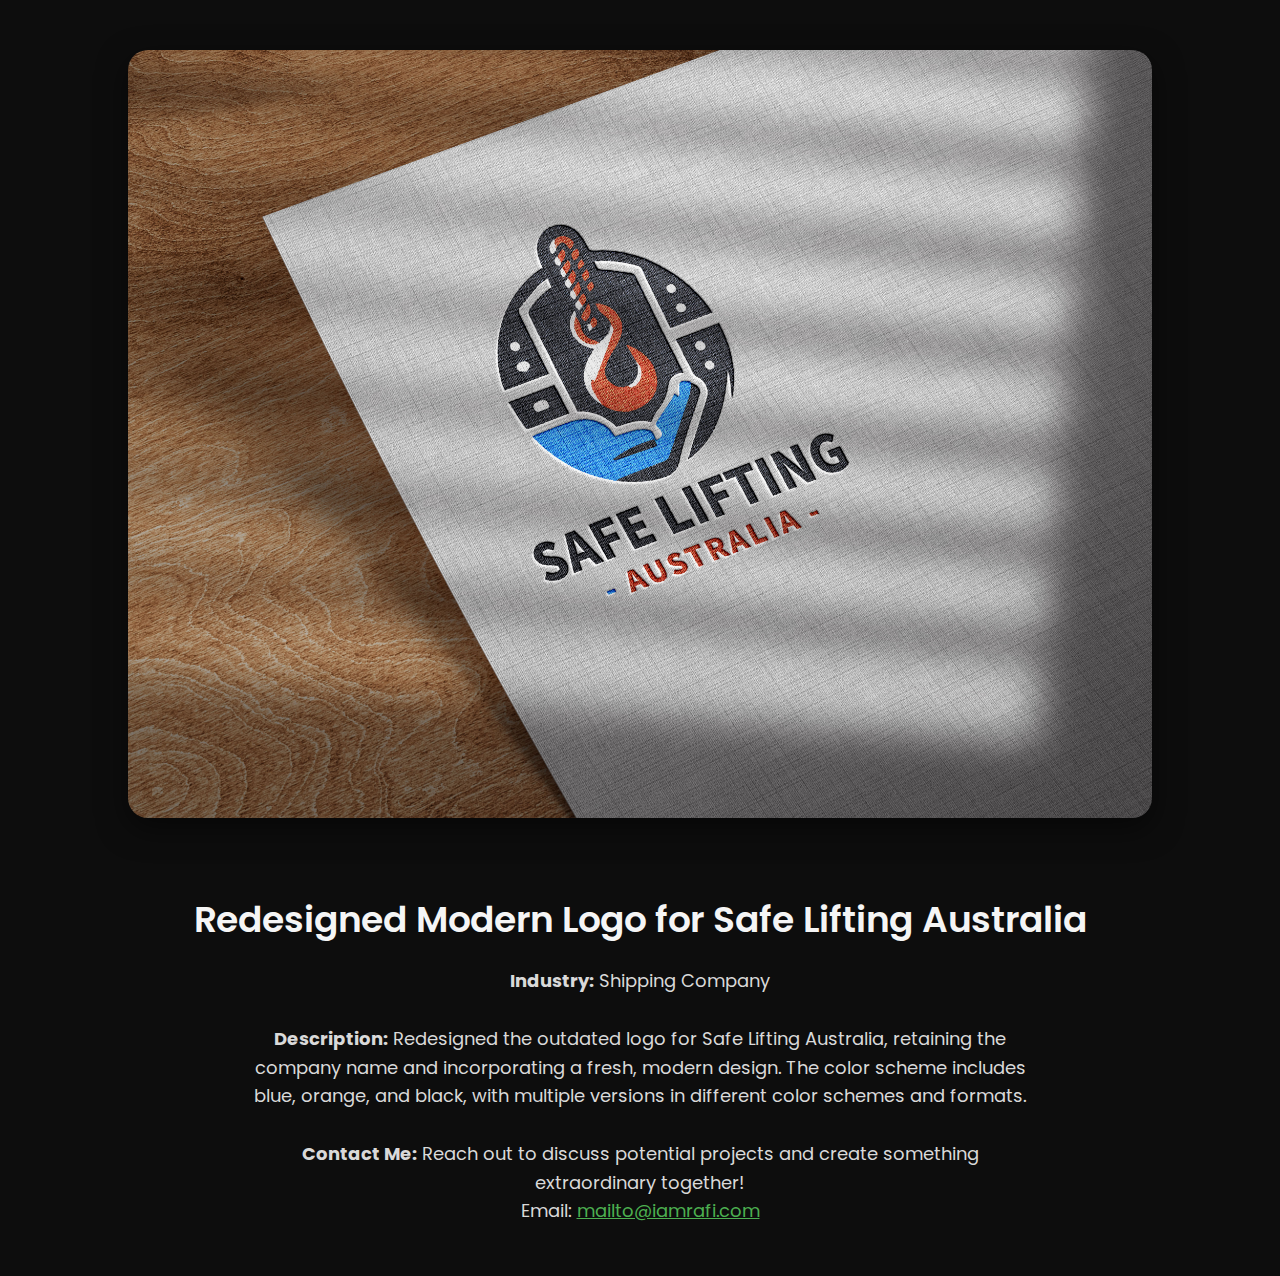
<file: Portfolio/BR-1.html>
<!DOCTYPE html>
<html lang="en">
<head>
    <meta charset="UTF-8">
    <meta name="viewport" content="width=device-width, initial-scale=1.0">
    <title>Ra-Fi</title>
    <!-- Google Font -->
    <link href="https://fonts.googleapis.com/css2?family=Poppins:wght@300;400;600&display=swap" rel="stylesheet">
    <!-- Favicons -->
    <link href="Ra-Fi icon.ico" rel="icon">
    <link href="Ra-Fi icon.ico" rel="apple-touch-icon">
    <style>
        /* Reset and Global Styles */
        body, html {
            margin: 0;
            padding: 0;
            font-family: 'Poppins', sans-serif;
            color: #f0f0f0; /* Lighter shade of white */
            background-color: #0d0d0d; /* Darker shade of black */
            overflow-x: hidden;
        }

        /* Hero Section Styles */
        .hero-section {
            height: auto;
            padding-top: 50px;
            display: flex;
            justify-content: center;
            align-items: center;
            background-color: #0d0d0d;
            position: relative;
        }

        .hero-section img {
            max-width: 80%;
            height: auto;
            border-radius: 20px;
            box-shadow: 0 10px 30px rgba(0, 0, 0, 0.5);
            animation: fadeIn 1.5s ease-in forwards;
        }

        /* Content Section Styles */
        .content-section {
            padding: 50px;
            background-color: #0d0d0d;
            text-align: center;
            animation: fadeIn 1.5s ease-in forwards;
        }

        .content-section h1 {
            font-size: 36px;
            font-weight: 600;
            margin-bottom: 20px;
            color: #f5f5f5;
        }

        .content-section p {
            font-size: 18px;
            line-height: 1.6;
            max-width: 800px;
            margin: 0 auto;
            color: #d9d9d9; /* Lighter shade of white */
        }

        /* Keyframes for fade-in animation */
        @keyframes fadeIn {
            from { opacity: 0; }
            to { opacity: 1; }
        }

        /* Responsive Styles */
        @media (max-width: 768px) {
            .hero-section img {
                max-width: 100%;
            }

            .content-section h1 {
                font-size: 28px;
            }

            .content-section p {
                font-size: 16px;
            }
        }
    </style>
</head>
<body>

    <!-- Hero Section with Image -->
    <div class="hero-section">
        <img src="BR-1.jpg" alt="Hero Image">
    </div>

    <!-- Content Section -->
    <div class="content-section">
        <h1>Redesigned Modern Logo for Safe Lifting Australia</h1>
        <p>
            <strong>Industry:</strong> Shipping Company
            <br><br>
            <strong>Description:</strong> Redesigned the outdated logo for Safe Lifting Australia, retaining the company name and incorporating a fresh, modern design. The color scheme includes blue, orange, and black, with multiple versions in different color schemes and formats.
            <br><br>            
            <strong>Contact Me:</strong> Reach out to discuss potential projects and create something extraordinary together!
            <br>
            Email: <a href="mailto:mailto@iamrafi.com" style="color: #4CAF50;">mailto@iamrafi.com</a>
        </p>
    </div>

</body>
</html>
</file>
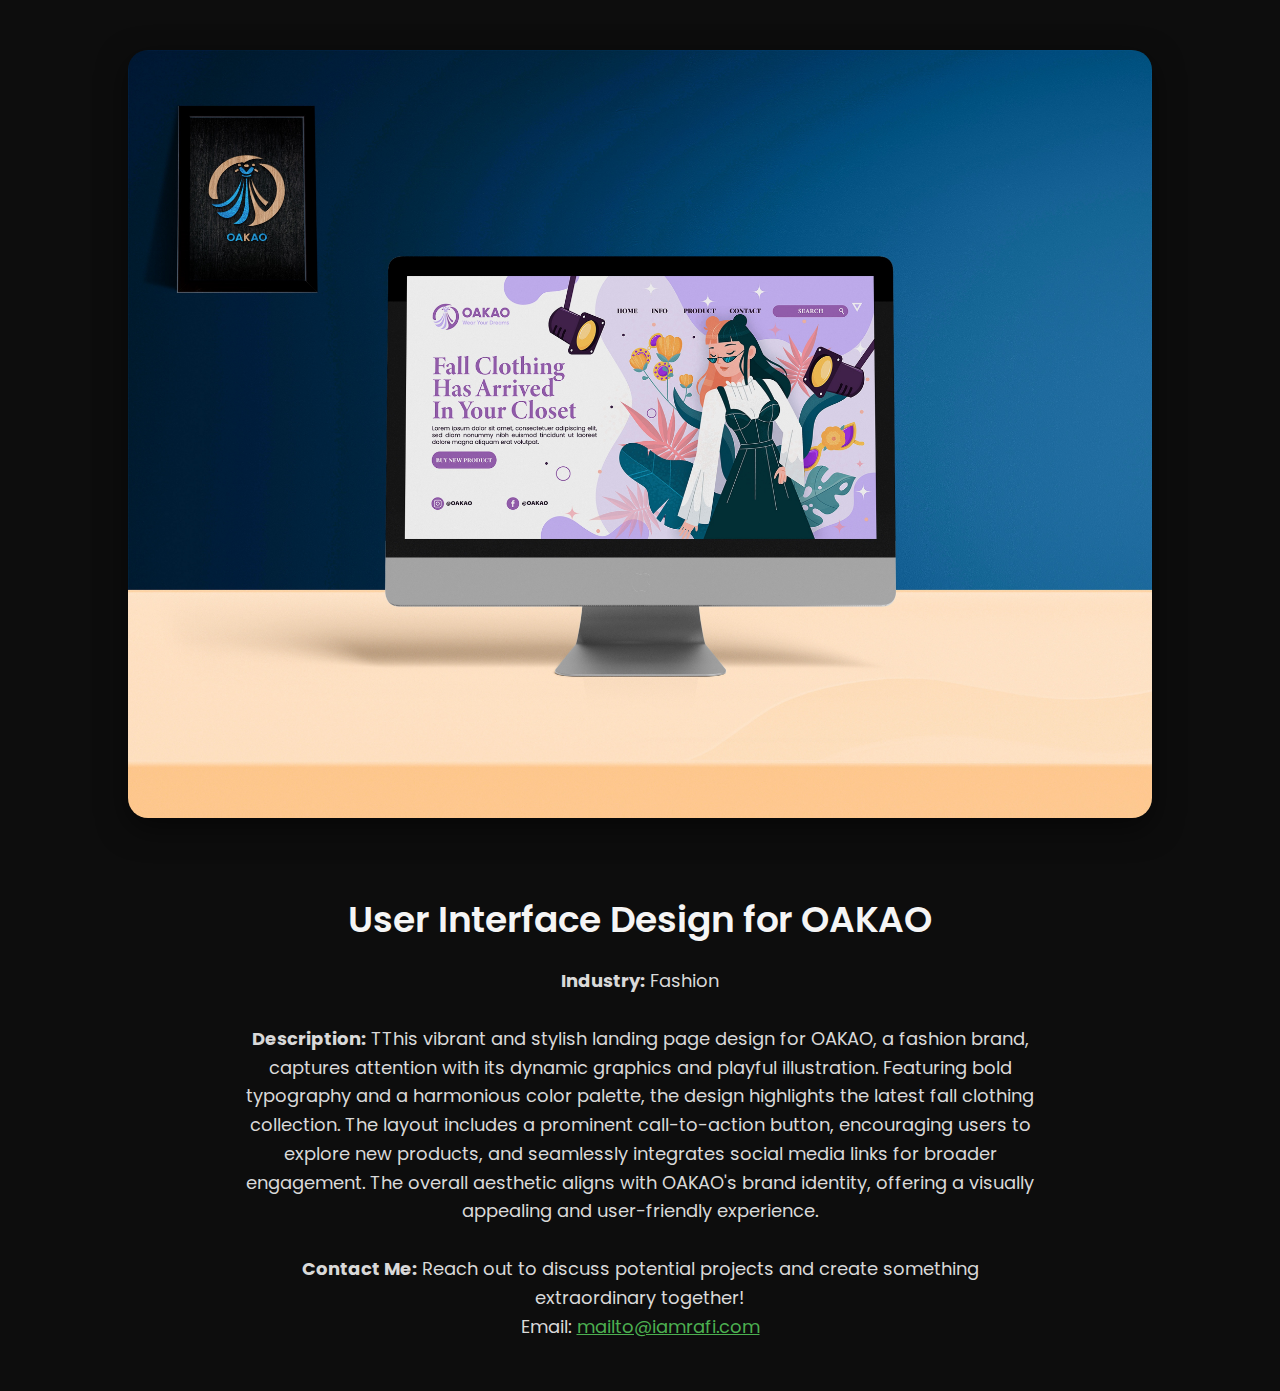
<file: Portfolio/BR-6.html>
<!DOCTYPE html>
<html lang="en">
<head>
    <meta charset="UTF-8">
    <meta name="viewport" content="width=device-width, initial-scale=1.0">
    <title>Ra-Fi</title>
    <!-- Google Font -->
    <link href="https://fonts.googleapis.com/css2?family=Poppins:wght@300;400;600&display=swap" rel="stylesheet">
    <!-- Favicons -->
    <link href="Ra-Fi icon.ico" rel="icon">
    <link href="Ra-Fi icon.ico" rel="apple-touch-icon">
    <style>
        /* Reset and Global Styles */
        body, html {
            margin: 0;
            padding: 0;
            font-family: 'Poppins', sans-serif;
            color: #f0f0f0; /* Lighter shade of white */
            background-color: #0d0d0d; /* Darker shade of black */
            overflow-x: hidden;
        }

        /* Hero Section Styles */
        .hero-section {
            height: auto;
            padding-top: 50px;
            display: flex;
            justify-content: center;
            align-items: center;
            background-color: #0d0d0d;
            position: relative;
        }

        .hero-section img {
            max-width: 80%;
            height: auto;
            border-radius: 20px;
            box-shadow: 0 10px 30px rgba(0, 0, 0, 0.5);
            animation: fadeIn 1.5s ease-in forwards;
        }

        /* Content Section Styles */
        .content-section {
            padding: 50px;
            background-color: #0d0d0d;
            text-align: center;
            animation: fadeIn 1.5s ease-in forwards;
        }

        .content-section h1 {
            font-size: 36px;
            font-weight: 600;
            margin-bottom: 20px;
            color: #f5f5f5;
        }

        .content-section p {
            font-size: 18px;
            line-height: 1.6;
            max-width: 800px;
            margin: 0 auto;
            color: #d9d9d9; /* Lighter shade of white */
        }

        .code{
            background: #312f2f;
            border-radius: 15%;
            padding: 2px;
        }

        /* Keyframes for fade-in animation */
        @keyframes fadeIn {
            from { opacity: 0; }
            to { opacity: 1; }
        }

        /* Responsive Styles */
        @media (max-width: 768px) {
            .hero-section img {
                max-width: 100%;
            }

            .content-section h1 {
                font-size: 28px;
            }

            .content-section p {
                font-size: 16px;
            }
        }
    </style>
</head>
<body>

    <!-- Hero Section with Image -->
    <div class="hero-section">
        <img src="../images/OAKAOLPUI.jpg" alt="Hero Image">
    </div>

    <!-- Content Section -->
    <div class="content-section">
        <h1>User Interface Design for OAKAO</h1>
        <p>
            <strong>Industry:</strong> Fashion
            <br><br>
            <strong>Description:</strong> TThis vibrant and stylish landing page design for OAKAO, a fashion brand, captures attention with its dynamic graphics and playful illustration. Featuring bold typography and a harmonious color palette, the design highlights the latest fall clothing collection. The layout includes a prominent call-to-action button, encouraging users to explore new products, and seamlessly integrates social media links for broader engagement. The overall aesthetic aligns with OAKAO's brand identity, offering a visually appealing and user-friendly experience.

            <br><br>            
            <strong>Contact Me:</strong> Reach out to discuss potential projects and create something extraordinary together!
            <br>
            Email: <a href="mailto:mailto@iamrafi.com" style="color: #4CAF50;">mailto@iamrafi.com</a>
        </p>
    </div>

</body>
</html>
</file>
